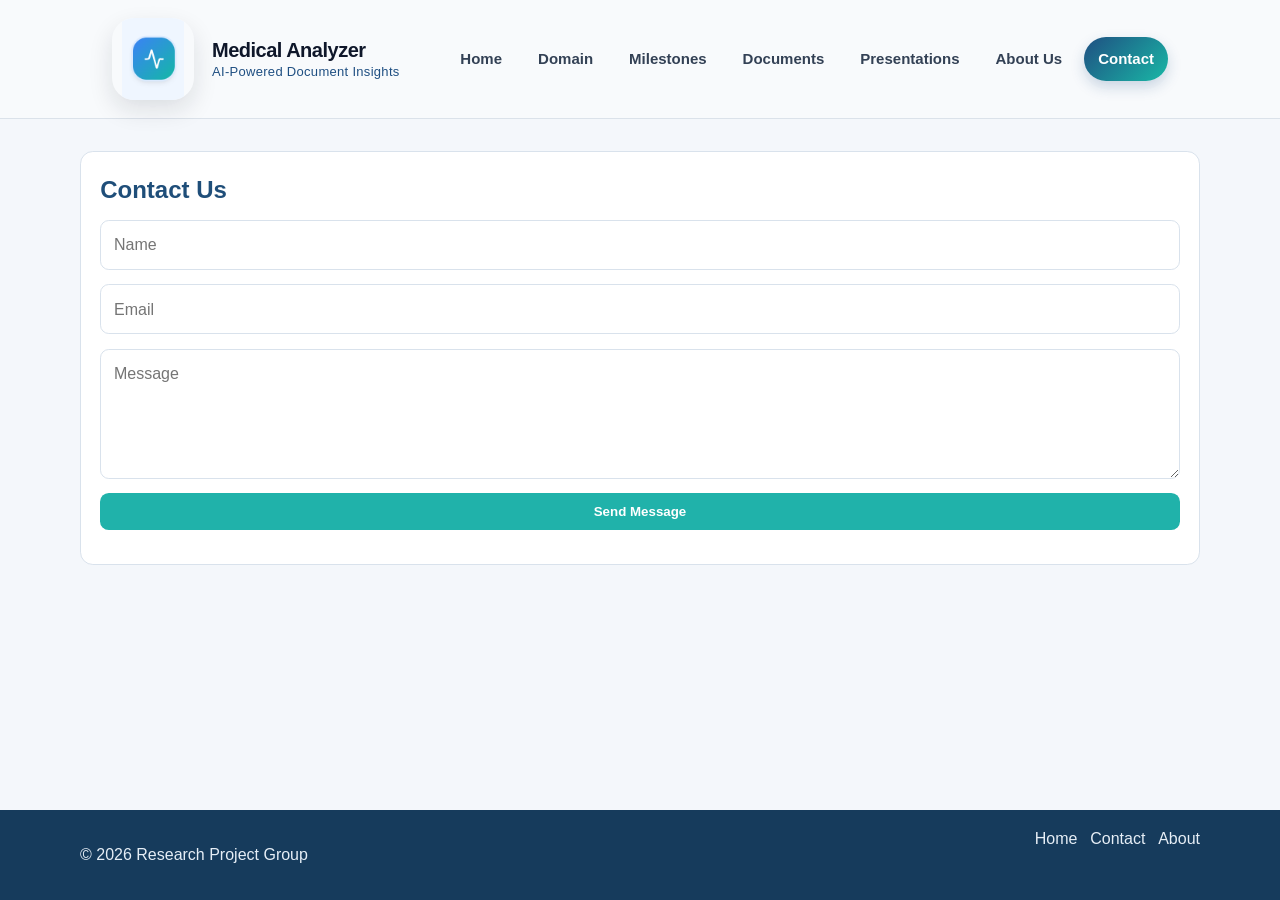
<file: pages/contact.html>
<!DOCTYPE html>
<html lang="en">
<head>
  <meta charset="UTF-8" />
  <meta name="viewport" content="width=device-width, initial-scale=1.0" />
  <title>Research Website | Contact</title>
  <link rel="stylesheet" href="../styles/main.css" />
</head>
<body>
  <div id="app"></div>
  <script type="module" src="../scripts/pages/contact.js"></script>
</body>
</html>
</file>
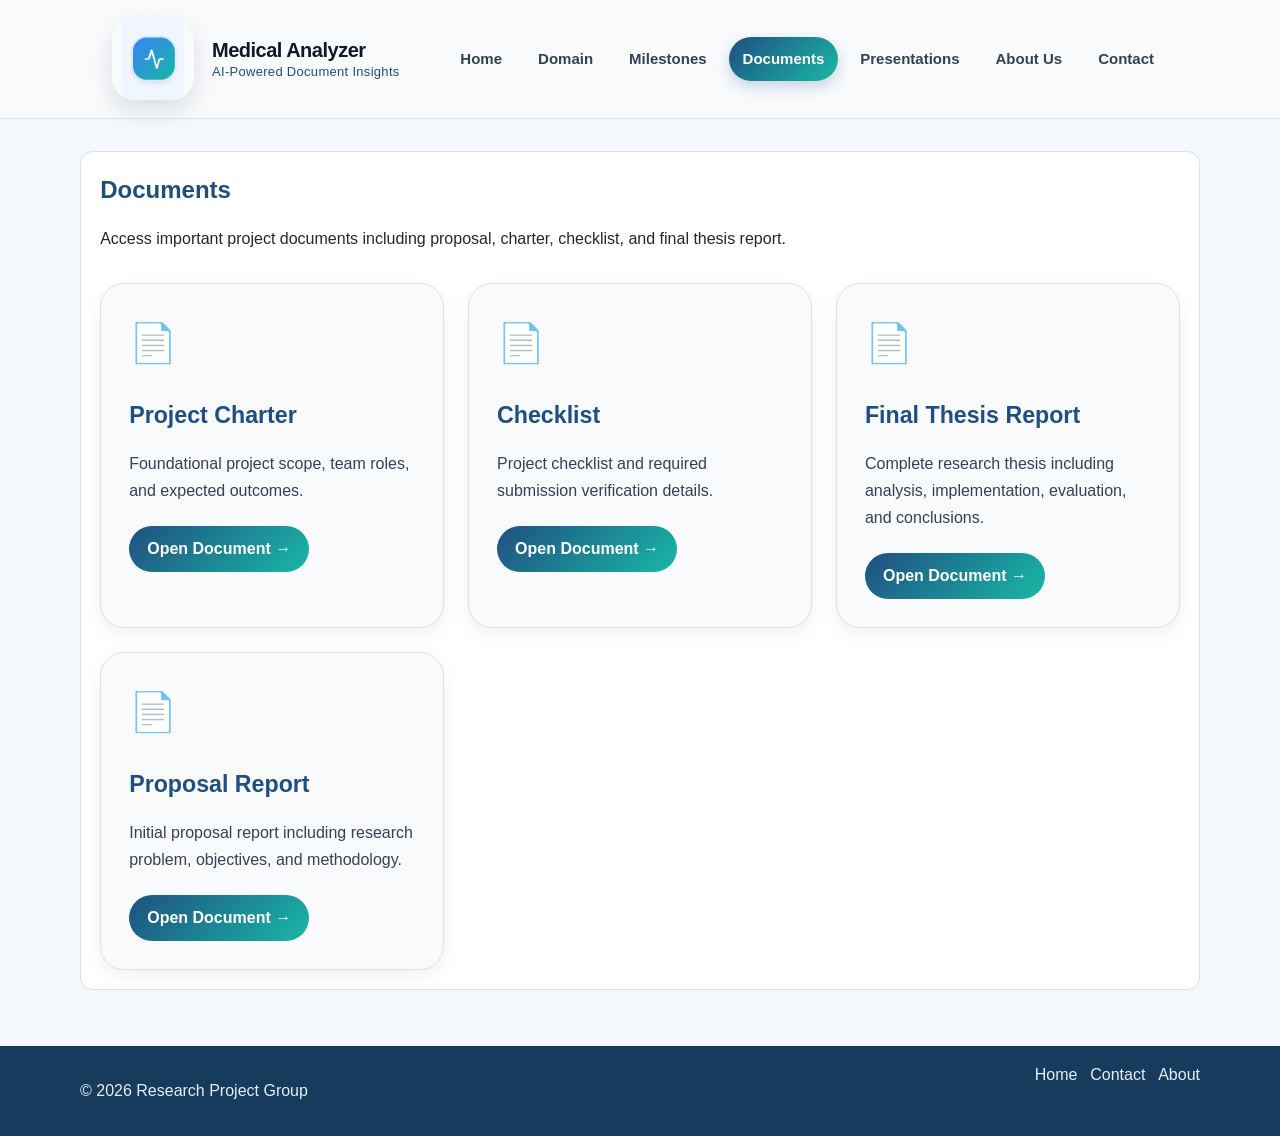
<file: pages/documents.html>
<!DOCTYPE html>
<html lang="en">
<head>
  <meta charset="UTF-8" />
  <meta name="viewport" content="width=device-width, initial-scale=1.0" />
  <title>Research Website | Documents</title>
  <link rel="stylesheet" href="../styles/main.css" />
</head>
<body>
  <div id="app"></div>
  <script type="module" src="../scripts/pages/documents.js"></script>
</body>
</html>
</file>
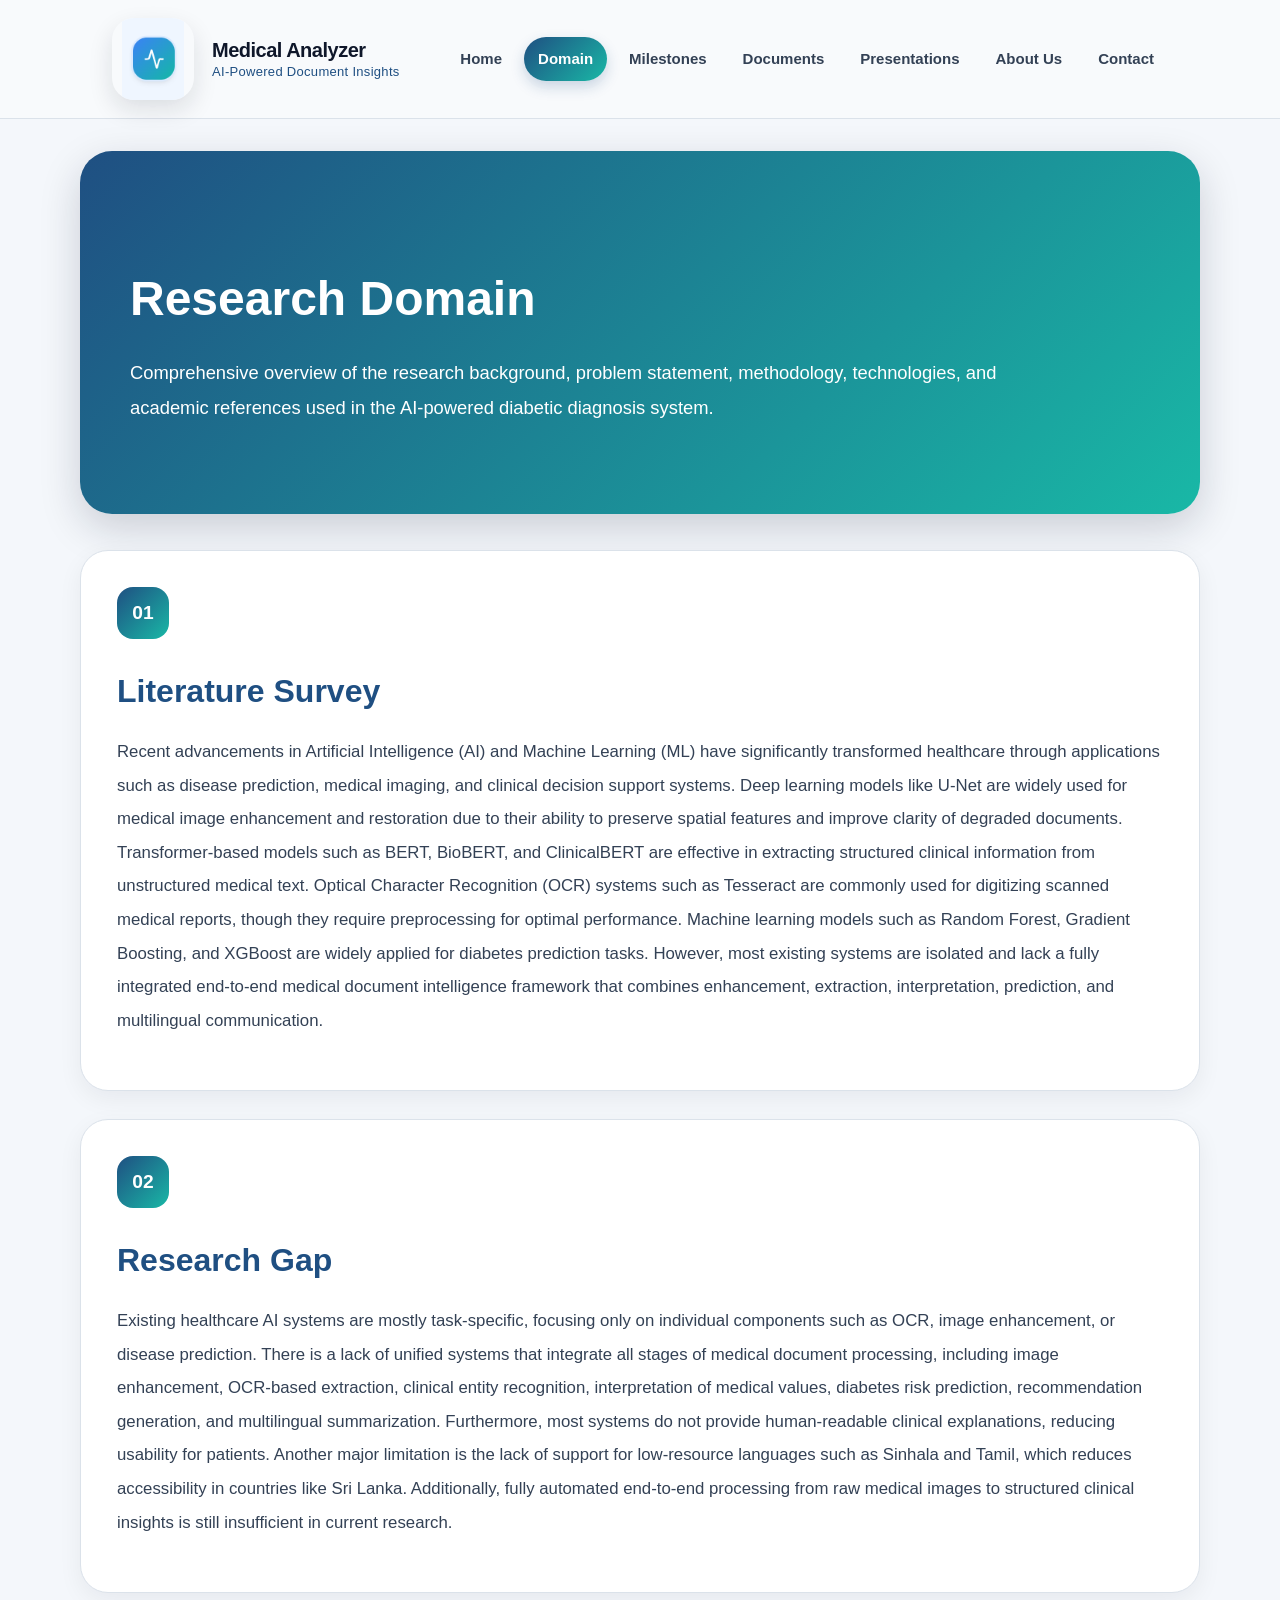
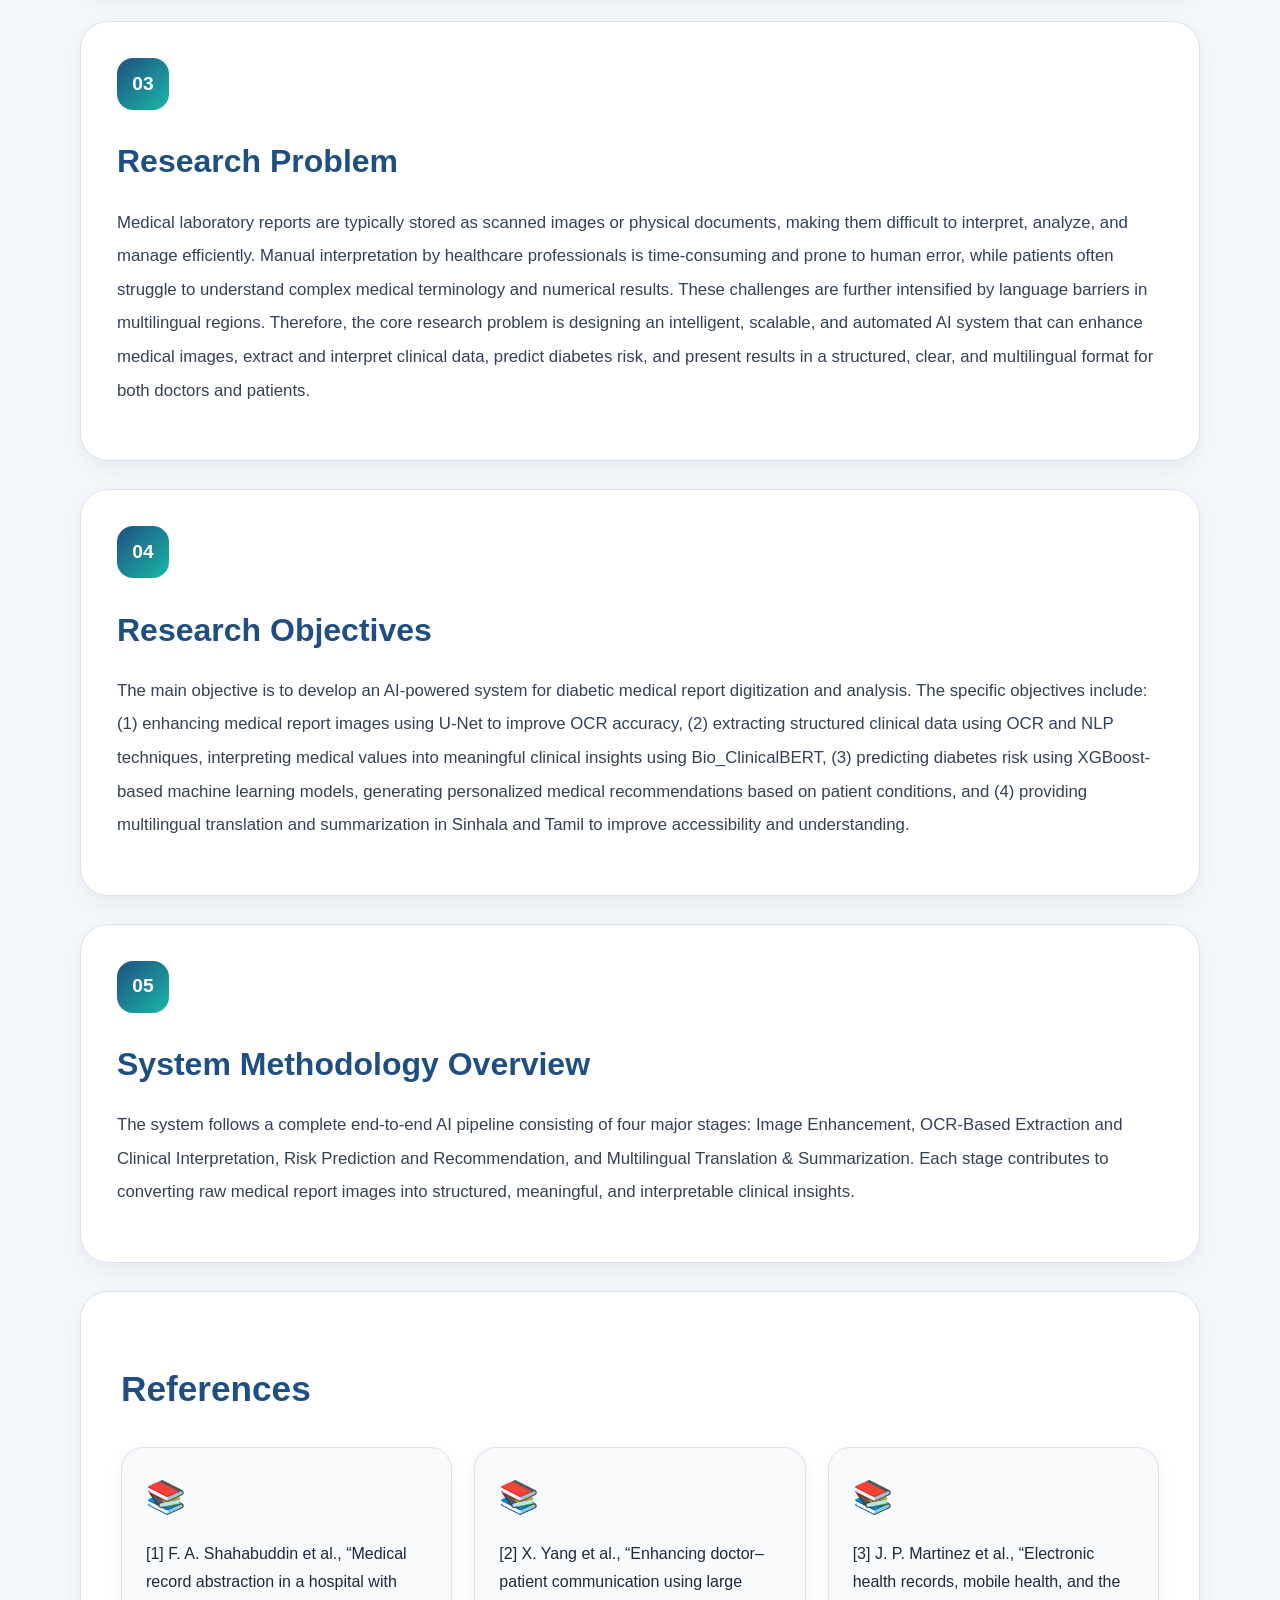
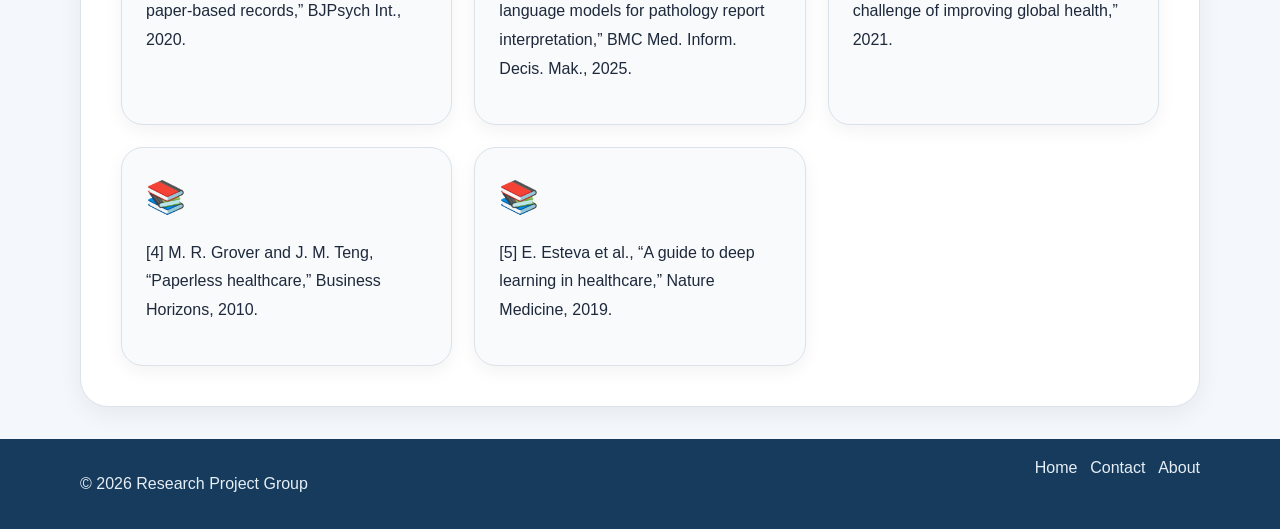
<file: pages/domain.html>
<!DOCTYPE html>
<html lang="en">
<head>
  <meta charset="UTF-8" />
  <meta name="viewport" content="width=device-width, initial-scale=1.0" />
  <title>Research Website | Domain</title>
  <link rel="stylesheet" href="../styles/main.css" />
</head>
<body>
  <div id="app"></div>
  <script type="module" src="../scripts/pages/domain.js"></script>
</body>
</html>
</file>
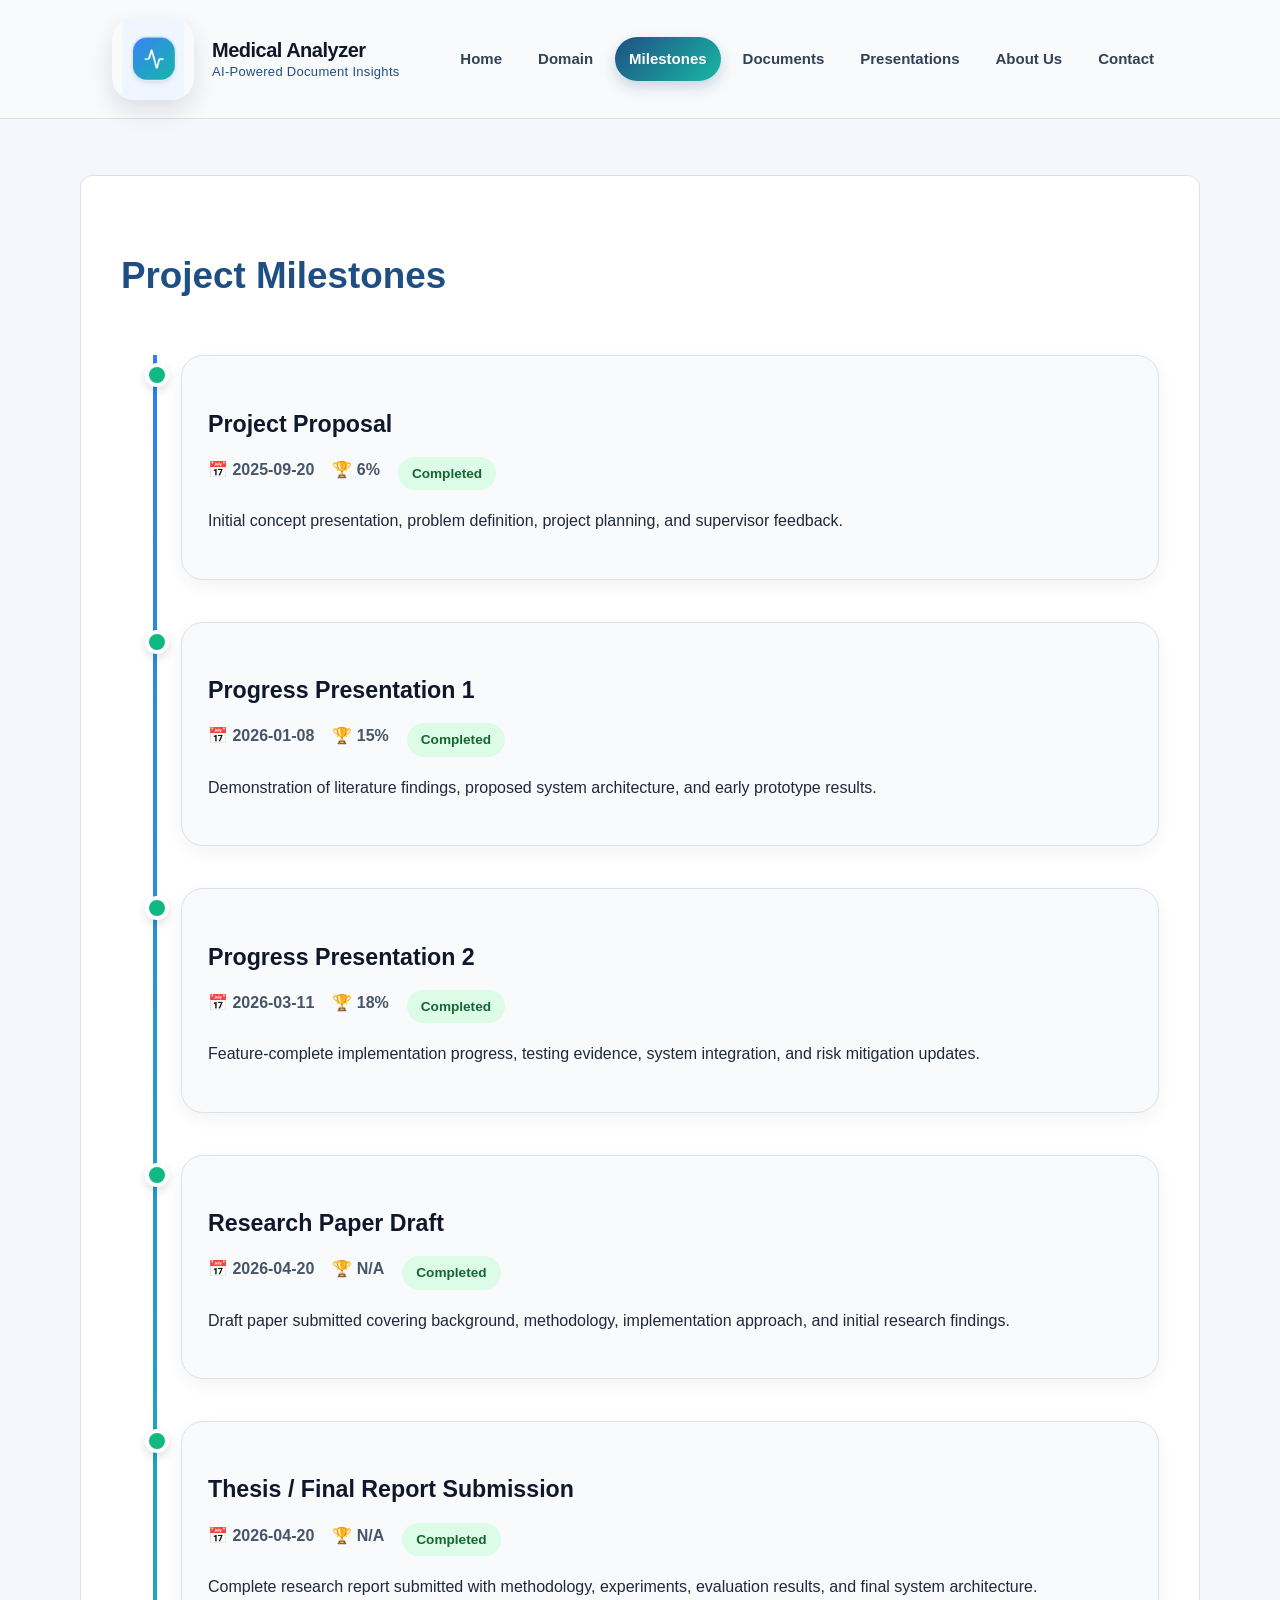
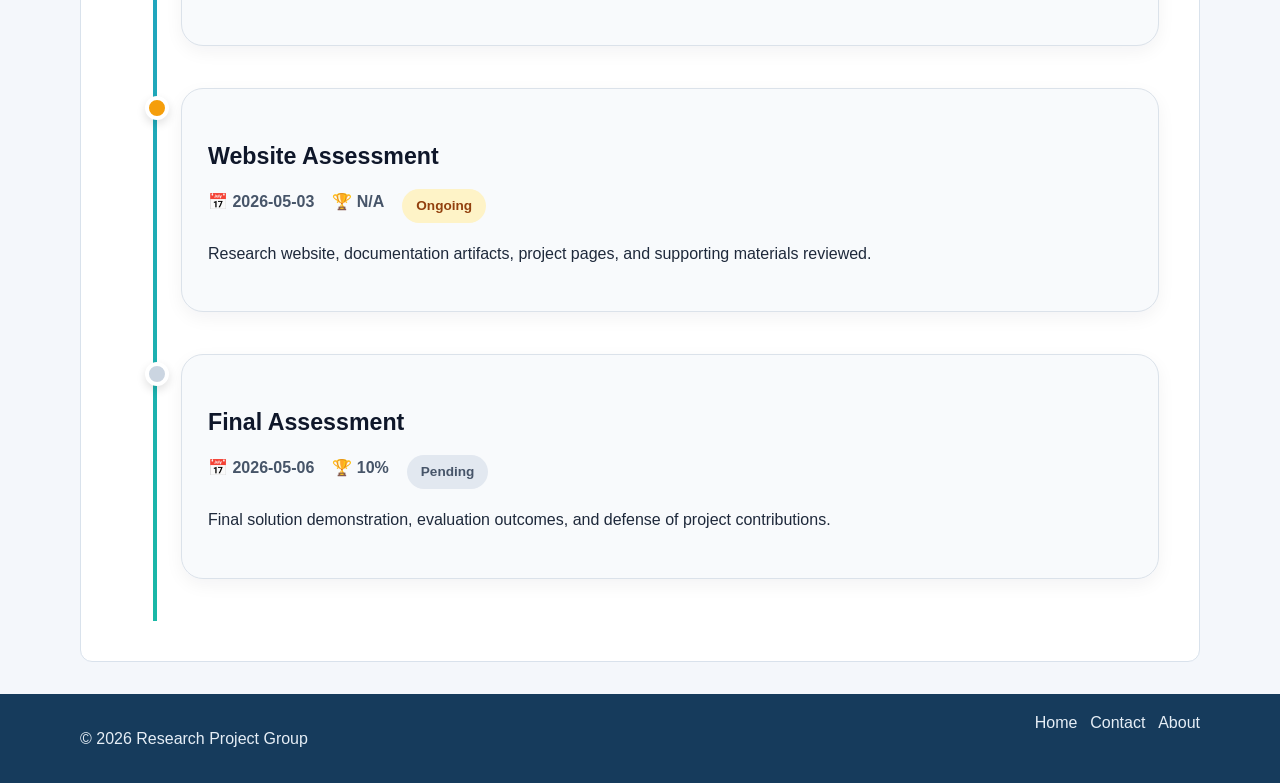
<file: pages/milestones.html>
<!DOCTYPE html>
<html lang="en">
<head>
  <meta charset="UTF-8" />
  <meta name="viewport" content="width=device-width, initial-scale=1.0" />
  <title>Research Website | Milestones</title>
  <link rel="stylesheet" href="../styles/main.css" />
</head>
<body>
  <div id="app"></div>
  <script type="module" src="../scripts/pages/milestones.js"></script>
</body>
</html>
</file>
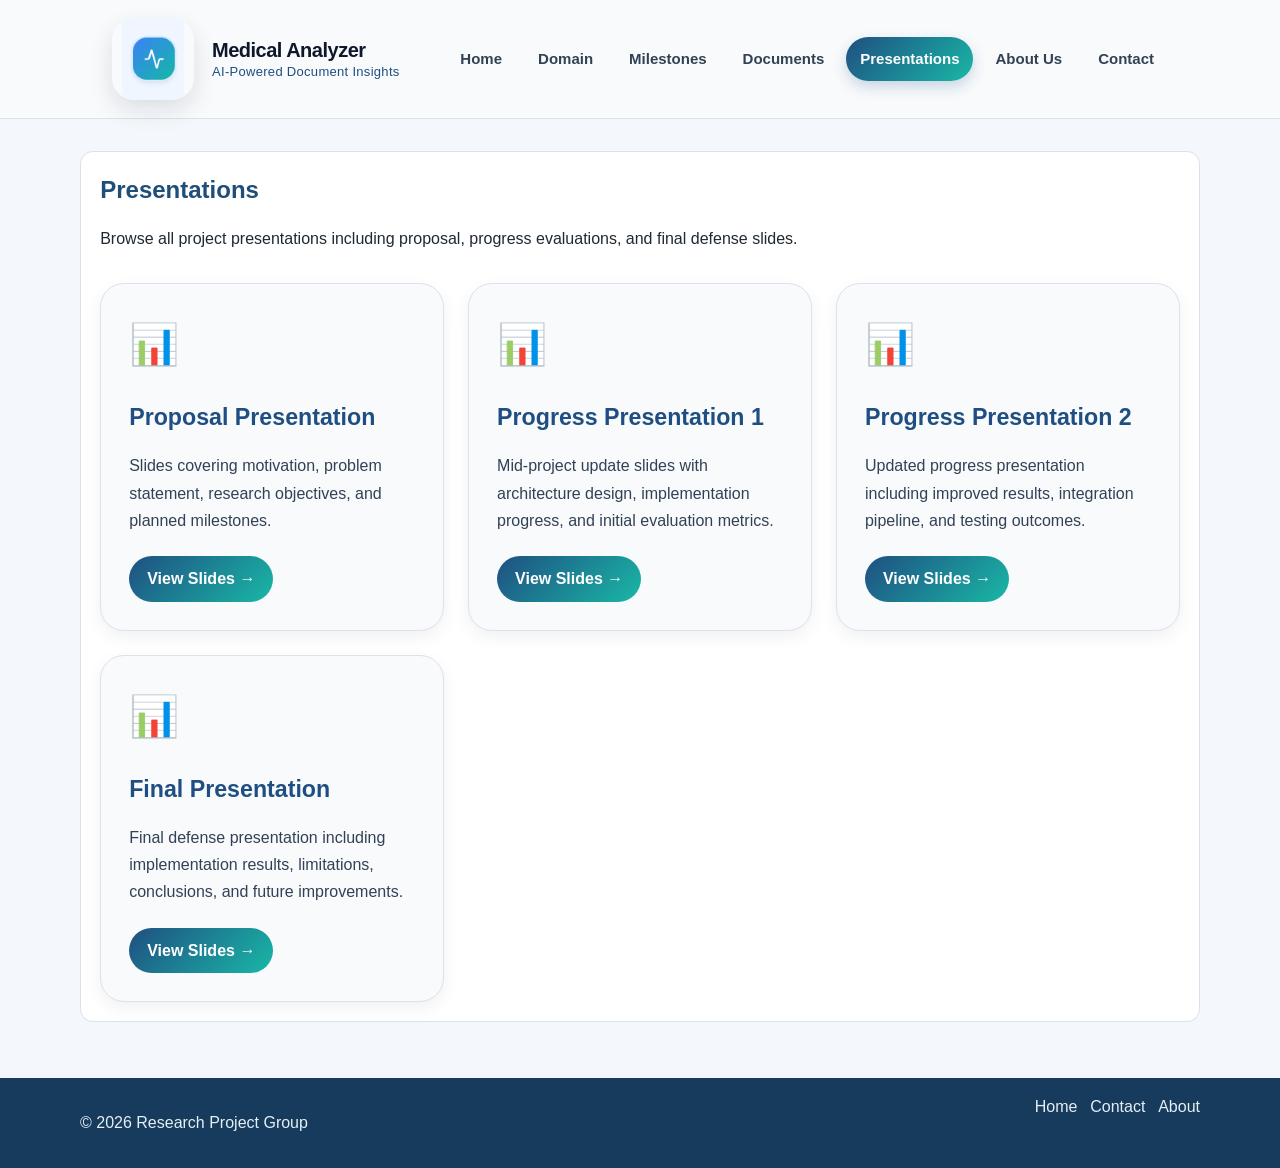
<file: pages/presentations.html>
<!DOCTYPE html>
<html lang="en">
<head>
  <meta charset="UTF-8" />
  <meta name="viewport" content="width=device-width, initial-scale=1.0" />
  <title>Research Website | Presentations</title>
  <link rel="stylesheet" href="../styles/main.css" />
</head>
<body>
  <div id="app"></div>
  <script type="module" src="../scripts/pages/presentations.js"></script>
</body>
</html>
</file>
<file: styles/main.css>
:root {
  --primary: #1f4e79;
  --primary-dark: #163b5c;
  --accent: #20b2aa;
  --bg: #f4f7fb;
  --surface: #ffffff;
  --text: #1f2933;
  --muted: #52606d;
  --border: #d9e2ec;
}

* {
  box-sizing: border-box;
}

body {
  margin: 0;
  font-family: Arial, Helvetica, sans-serif;
  color: var(--text);
  background: var(--bg);
  line-height: 1.6;
}

a {
  color: inherit;
  text-decoration: none;
}

.page-shell {
  min-height: 100vh;
  display: flex;
  flex-direction: column;
}

main {
  width: min(1120px, 92%);
  margin: 2rem auto;
  flex: 1;
}

.navbar {
  position: sticky;
  top: 0;
  z-index: 10;
  background: var(--surface);
  border-bottom: 1px solid var(--border);
}

.navbar__inner {
  width: min(1120px, 92%);
  margin: 0 auto;
  display: flex;
  align-items: center;
  justify-content: space-between;
  gap: 1rem;
  padding: 0.85rem 0;
}

.logo {
  font-weight: 700;
  color: var(--primary);
  letter-spacing: 0.3px;
}

.nav-links {
  display: flex;
  flex-wrap: wrap;
  gap: 0.5rem;
}

.nav-link {
  padding: 0.5rem 0.7rem;
  border-radius: 0.45rem;
  color: var(--muted);
  transition: background-color 0.2s ease, color 0.2s ease;
}

.nav-link:hover,
.nav-link.active {
  background: rgba(31, 78, 121, 0.1);
  color: var(--primary);
}

.hero {
  background: linear-gradient(120deg, var(--primary), var(--primary-dark));
  color: #fff;
  border-radius: 1rem;
  padding: 3rem 2rem;
  text-align: center;
  margin-bottom: 2rem;
}

.hero h1 {
  margin: 0;
  font-size: clamp(1.7rem, 3vw, 2.5rem);
}

.hero p {
  margin: 1rem auto 1.5rem;
  max-width: 760px;
  opacity: 0.95;
}

.btn {
  display: inline-block;
  border: none;
  border-radius: 0.55rem;
  padding: 0.7rem 1.2rem;
  font-weight: 600;
  cursor: pointer;
  transition: transform 0.2s ease, box-shadow 0.2s ease, background-color 0.2s ease;
}

.btn-primary {
  color: #fff;
  background: var(--accent);
}

.btn-primary:hover {
  transform: translateY(-1px);
  box-shadow: 0 8px 14px rgba(0, 0, 0, 0.12);
  background: #16958e;
}

.section {
  margin-bottom: 1.5rem;
  background: var(--surface);
  border: 1px solid var(--border);
  border-radius: 0.8rem;
  padding: 1.2rem;
}

.section h2 {
  margin: 0 0 0.65rem;
  color: var(--primary);
}

.grid {
  display: grid;
  gap: 1rem;
  grid-template-columns: repeat(auto-fit, minmax(230px, 1fr));
}

.card {
  border: 1px solid var(--border);
  border-radius: 0.75rem;
  background: var(--surface);
  overflow: hidden;
  display: flex;
  flex-direction: column;
  transition: transform 0.2s ease, box-shadow 0.2s ease;
}

.card:hover {
  transform: translateY(-3px);
  box-shadow: 0 10px 16px rgba(15, 23, 42, 0.08);
}

.card__image {
  width: 100%;
  height: 160px;
  object-fit: cover;
  background: #d6e4f0;
}

.card__content {
  padding: 1rem;
}

.card__title {
  margin: 0 0 0.4rem;
  color: var(--primary);
}

.card__description {
  margin: 0;
  color: var(--muted);
}

.card__link {
  margin-top: 0.85rem;
  color: var(--primary);
  font-weight: 600;
  display: inline-flex;
  align-items: center;
  gap: 0.35rem;
}

.card__link:hover {
  color: var(--accent);
}

.milestone {
  border: 1px solid var(--border);
  border-radius: 0.75rem;
  background: var(--surface);
  margin-bottom: 0.9rem;
  overflow: hidden;
}

.milestone summary {
  list-style: none;
  cursor: pointer;
  padding: 0.95rem 1rem;
  font-weight: 600;
  display: flex;
  justify-content: space-between;
  gap: 0.7rem;
}

.milestone summary::-webkit-details-marker {
  display: none;
}

.milestone summary:hover {
  background: rgba(31, 78, 121, 0.06);
}

.milestone__meta {
  color: var(--muted);
  font-size: 0.95rem;
}

.milestone__details {
  padding: 0 1rem 1rem;
  color: var(--muted);
}

.contact-form {
  display: grid;
  gap: 0.9rem;
}

.input,
.textarea {
  width: 100%;
  border: 1px solid var(--border);
  border-radius: 0.55rem;
  padding: 0.7rem 0.8rem;
  font: inherit;
  transition: border-color 0.2s ease, box-shadow 0.2s ease;
}

.input:focus,
.textarea:focus {
  outline: none;
  border-color: var(--primary);
  box-shadow: 0 0 0 3px rgba(31, 78, 121, 0.14);
}

.textarea {
  min-height: 130px;
  resize: vertical;
}

.form-status {
  color: #087f5b;
  margin: 0;
}

.footer {
  margin-top: auto;
  background: var(--primary-dark);
  color: #e6eef6;
}

.footer__inner {
  width: min(1120px, 92%);
  margin: 0 auto;
  display: flex;
  flex-wrap: wrap;
  justify-content: space-between;
  gap: 0.75rem;
  padding: 1rem 0;
}

.footer__links {
  display: flex;
  gap: 0.8rem;
}

.footer__links a:hover {
  color: #fff;
}

@media (max-width: 700px) {
  .navbar__inner {
    flex-direction: column;
    align-items: flex-start;
  }

  .hero {
    padding: 2rem 1rem;
  }
}
.navbar {
  background: rgba(248, 250, 252, 0.95);
  border-bottom: 1px solid #dbe2ea;
  position: sticky;
  top: 0;
  z-index: 100;
  backdrop-filter: blur(10px);
}

.navbar__inner {
  max-width: 1280px;
  margin: 0 auto;
  padding: 18px 32px;
  display: flex;
  align-items: center;
  justify-content: space-between;
  gap: 32px;
}

.logo {
  display: flex;
  align-items: center;
  gap: 18px;
  text-decoration: none;
  flex-shrink: 0;
}

.logo-image {
  width: 82px;
  height: 82px;
  object-fit: contain;
  border-radius: 22px;
  box-shadow: 0 10px 24px rgba(15, 23, 42, 0.12);
}

.logo-text {
  display: flex;
  flex-direction: column;
  line-height: 1.2;
}

.logo-text strong {
  color: #0f172a;
  font-size: 28px;
  font-weight: 800;
  letter-spacing: -0.5px;
}

.logo-text span {
  color: #2f5d96;
  font-size: 16px;
  font-weight: 500;
  margin-top: 2px;
}

.logo-text strong {
  color: #0f172a;
  font-size: 20px;
  font-weight: 800;
}

.logo-text span {
  color: #1f4f82;
  font-size: 13px;
  font-weight: 500;
}

.nav-links {
  display: flex;
  align-items: center;
  gap: 8px;
  flex-wrap: wrap;
  justify-content: flex-end;
}

.nav-link {
  color: #334155;
  text-decoration: none;
  font-size: 15px;
  font-weight: 600;
  padding: 10px 14px;
  border-radius: 999px;
  transition: 0.25s ease;
}

.nav-link:hover {
  color: #1f4f82;
  background: #eaf3ff;
}

.nav-link.active {
  color: #ffffff;
  background: linear-gradient(135deg, #1f4f82, #19b8a6);
  box-shadow: 0 6px 14px rgba(31, 79, 130, 0.22);
}

@media (max-width: 900px) {
  .navbar__inner {
    align-items: flex-start;
    flex-direction: column;
  }

  .nav-links {
    justify-content: flex-start;
  }
}
</file>
